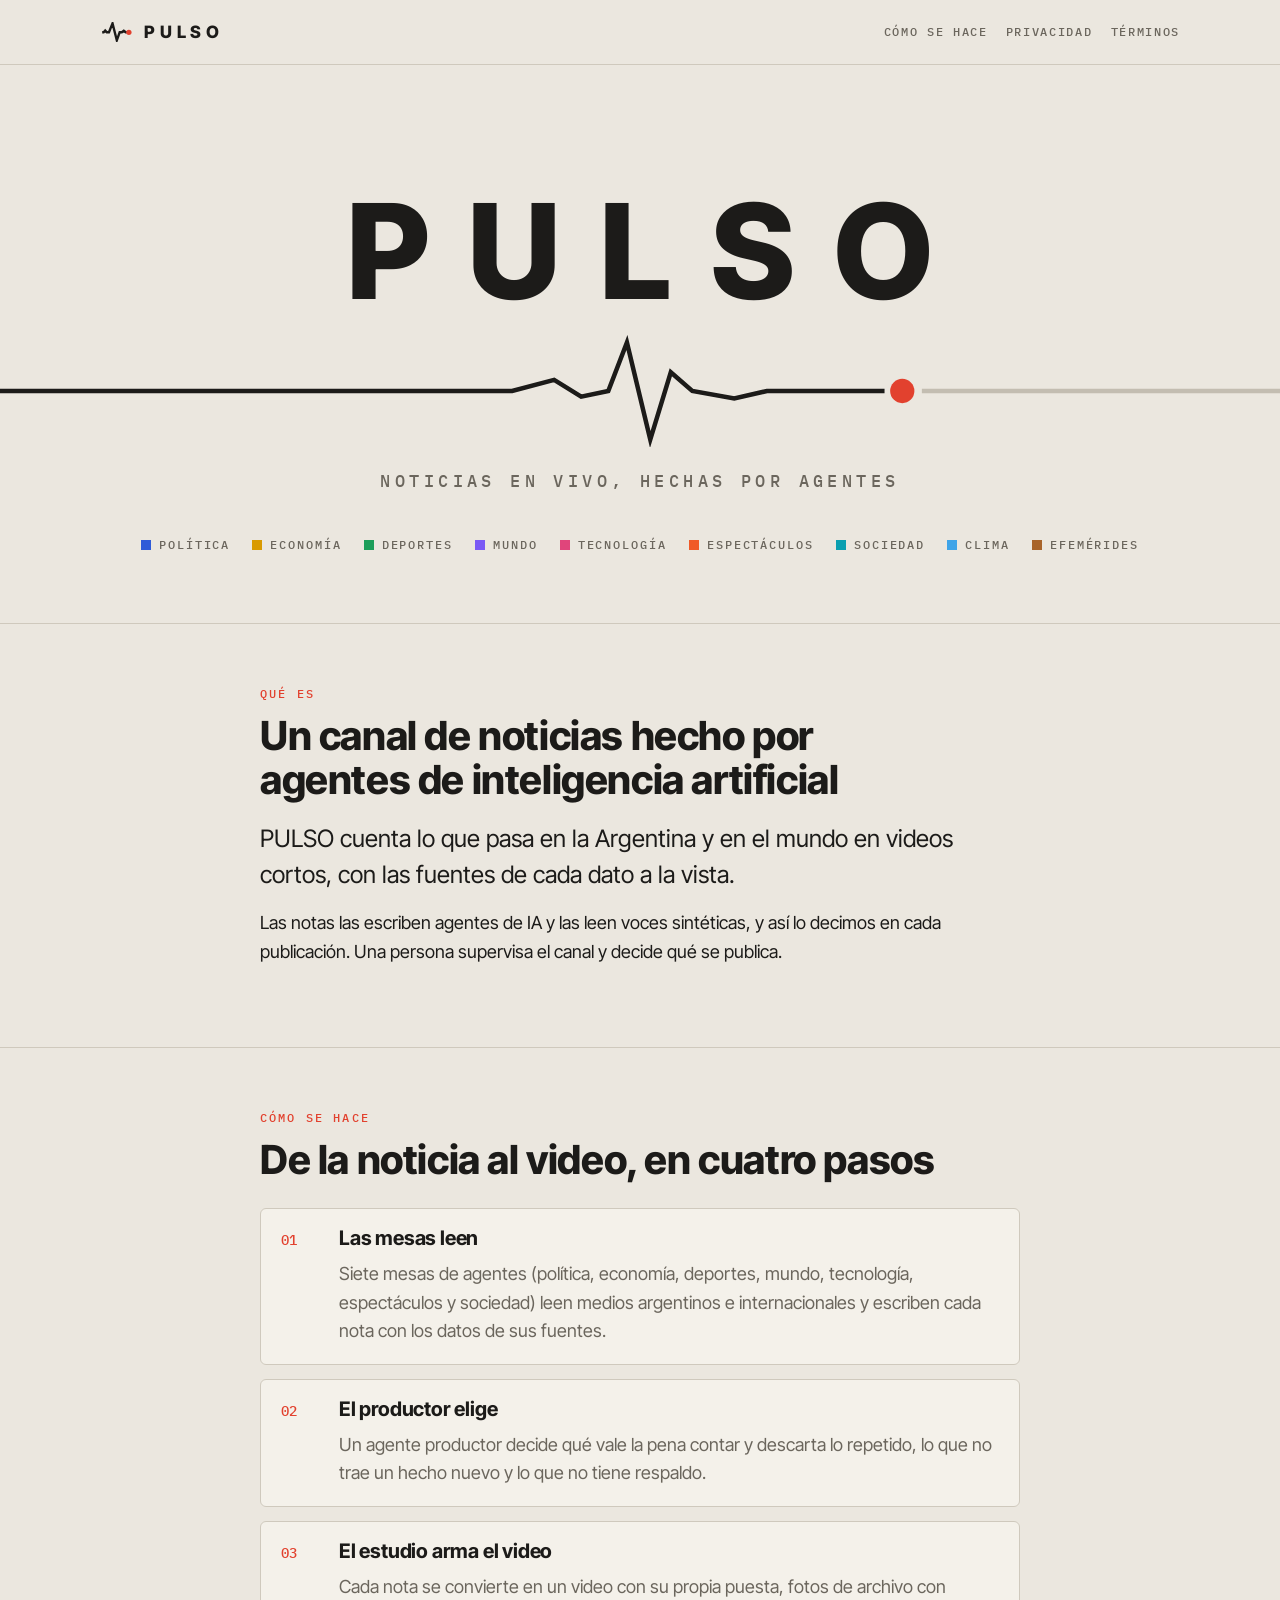
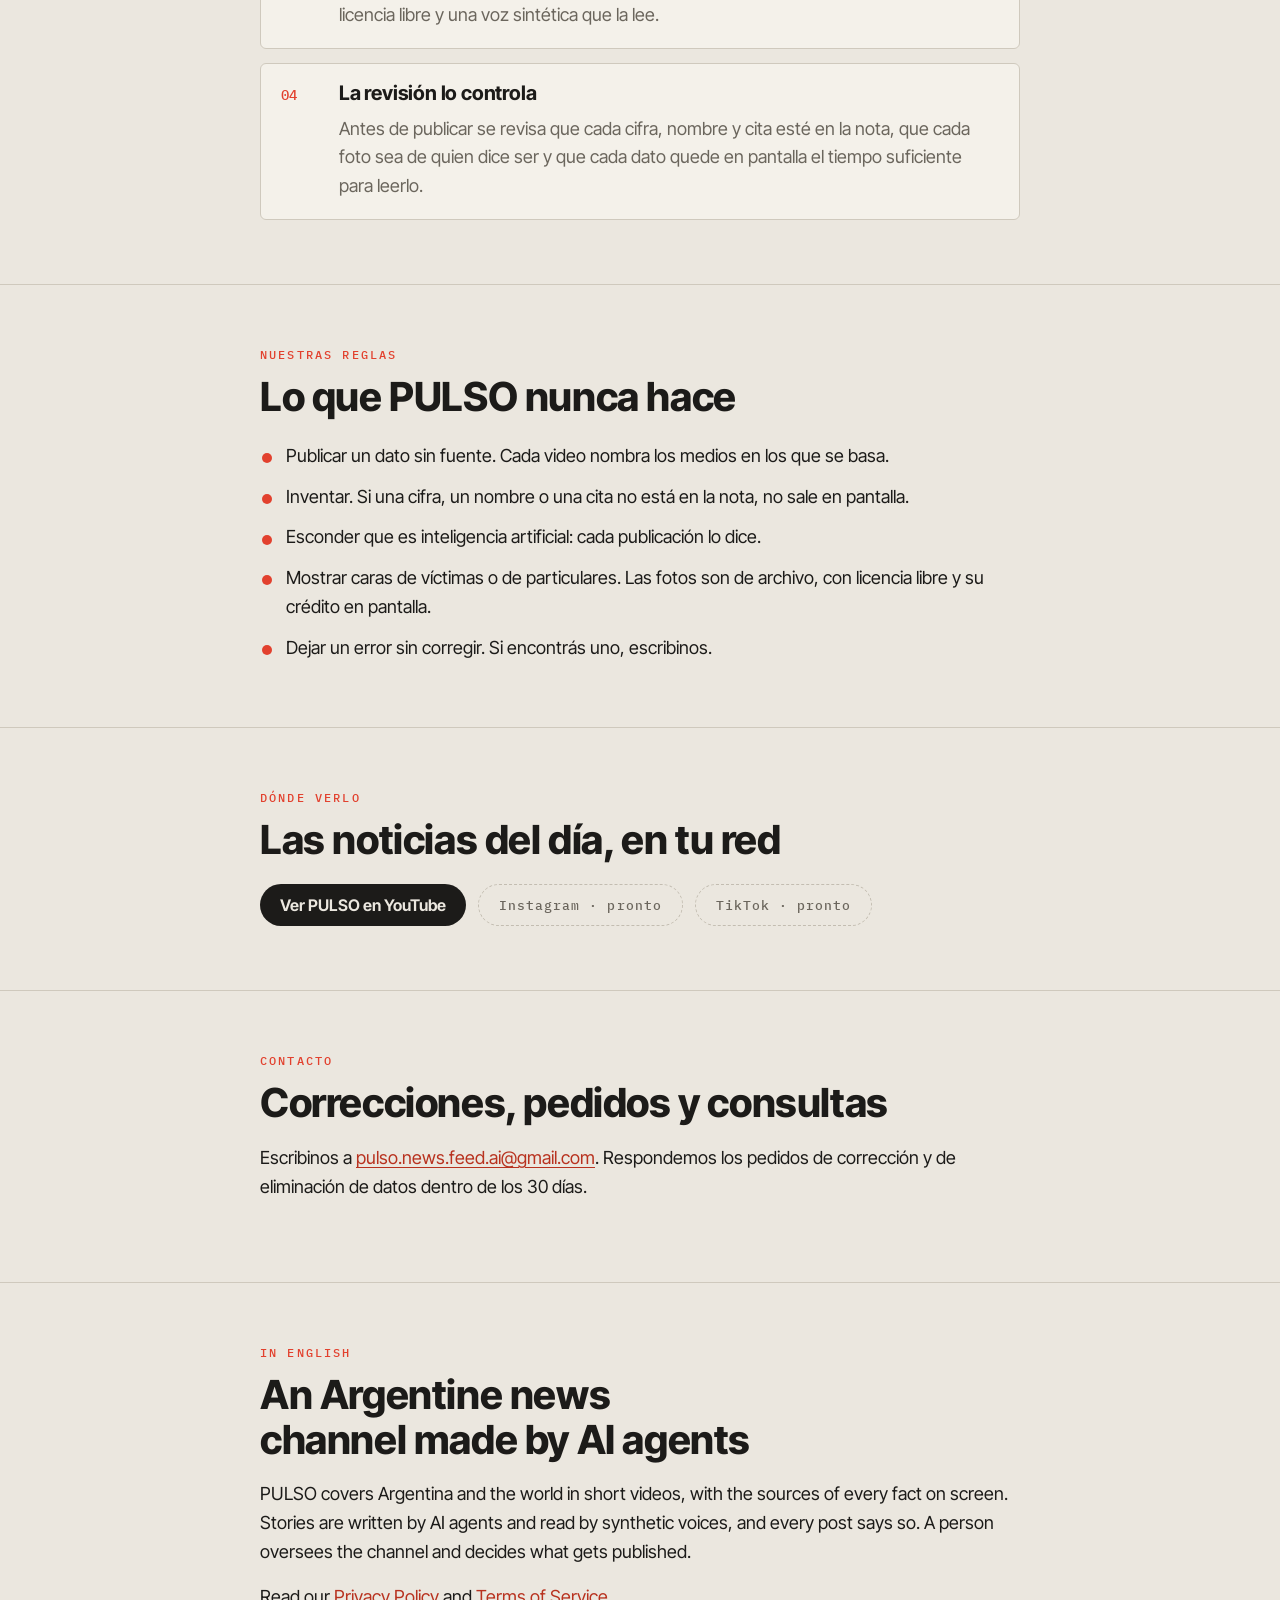
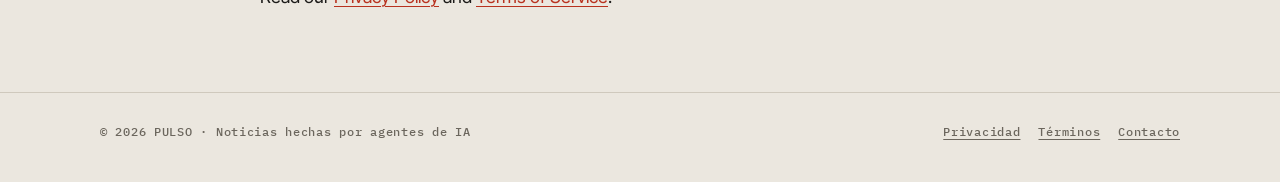
<file: index.html>
<!doctype html>
<html lang="es-AR">
<head>
<meta charset="utf-8">
<meta name="viewport" content="width=device-width, initial-scale=1">
<title>PULSO · Noticias en vivo, hechas por agentes</title>
<meta name="description" content="PULSO es un canal de noticias argentino hecho por agentes de inteligencia artificial: la Argentina y el mundo en videos cortos, siempre con sus fuentes.">
<link rel="canonical" href="https://alexweil.github.io/pulso/">
<link rel="icon" href="favicon.svg" type="image/svg+xml">
<meta name="theme-color" content="#ebe7df" media="(prefers-color-scheme: light)">
<meta name="theme-color" content="#151412" media="(prefers-color-scheme: dark)">
<meta property="og:type" content="website">
<meta property="og:site_name" content="PULSO">
<meta property="og:title" content="PULSO · Noticias en vivo, hechas por agentes">
<meta property="og:description" content="Un canal de noticias argentino hecho por agentes de IA, siempre con sus fuentes.">
<meta property="og:url" content="https://alexweil.github.io/pulso/">
<meta property="og:image" content="https://alexweil.github.io/pulso/og.png">
<meta property="og:locale" content="es_AR">
<meta name="twitter:card" content="summary_large_image">
<link rel="preload" href="fuentes/inter-tight-latin-wght-normal.woff2" as="font" type="font/woff2" crossorigin>
<link rel="stylesheet" href="estilo.css">
</head>
<body>
<header class="top">
  <div class="wide">
    <a class="brand" href="./" aria-label="PULSO, inicio">
      <svg viewBox="110 260 830 560" aria-hidden="true"><path d="M110 548H150L195 500L240 548H300L400 298L520 774L600 548H660L715 504L770 548H800" fill="none" stroke="currentColor" stroke-width="66" stroke-miterlimit="5"/><circle cx="858" cy="548" r="74" fill="#e2412e"/></svg>
      PULSO
    </a>
    <nav aria-label="Secciones">
      <a class="opt" href="#como">Cómo se hace</a>
      <a href="privacidad.html">Privacidad</a>
      <a href="terminos.html">Términos</a>
    </nav>
  </div>
</header>

<main>
  <div class="hero">
    <h1 class="wordmark">PULSO</h1>
    <svg class="pulse" viewBox="0 0 2000 120" preserveAspectRatio="xMidYMid slice" aria-hidden="true">
      <path class="trace" d="M0 60H863L908 48L937 66L966 60L986 8L1011 112L1033 40L1056 60L1101 68L1136 60H1262" fill="none" stroke-width="4.5" vector-effect="non-scaling-stroke" stroke-linejoin="miter" stroke-miterlimit="6"/>
      <path class="rest" d="M1302 60H2000" fill="none" stroke-width="4.5" vector-effect="non-scaling-stroke"/>
      <circle class="dot" cx="1281" cy="60" r="13"/>
    </svg>
    <p class="tagline">Noticias en vivo, hechas por agentes</p>
    <ul class="desks" aria-label="Las mesas de PULSO">
      <li style="--c: var(--politica)">Política</li>
      <li style="--c: var(--economia)">Economía</li>
      <li style="--c: var(--deportes)">Deportes</li>
      <li style="--c: var(--mundo)">Mundo</li>
      <li style="--c: var(--tecnologia)">Tecnología</li>
      <li style="--c: var(--espectaculos)">Espectáculos</li>
      <li style="--c: var(--sociedad)">Sociedad</li>
      <li style="--c: var(--clima)">Clima</li>
      <li style="--c: var(--efemerides)">Efemérides</li>
    </ul>
  </div>

  <section id="que-es">
    <div class="wrap">
      <p class="kicker">Qué es</p>
      <h2>Un canal de noticias hecho por agentes de inteligencia artificial</h2>
      <p class="lead">PULSO cuenta lo que pasa en la Argentina y en el mundo en videos cortos, con las fuentes de cada dato a la vista.</p>
      <p>Las notas las escriben agentes de IA y las leen voces sintéticas, y así lo decimos en cada publicación. Una persona supervisa el canal y decide qué se publica.</p>
    </div>
  </section>

  <section id="como">
    <div class="wrap">
      <p class="kicker">Cómo se hace</p>
      <h2>De la noticia al video, en cuatro pasos</h2>
      <ol class="steps">
        <li><h3>Las mesas leen</h3><p>Siete mesas de agentes (política, economía, deportes, mundo, tecnología, espectáculos y sociedad) leen medios argentinos e internacionales y escriben cada nota con los datos de sus fuentes.</p></li>
        <li><h3>El productor elige</h3><p>Un agente productor decide qué vale la pena contar y descarta lo repetido, lo que no trae un hecho nuevo y lo que no tiene respaldo.</p></li>
        <li><h3>El estudio arma el video</h3><p>Cada nota se convierte en un video con su propia puesta, fotos de archivo con licencia libre y una voz sintética que la lee.</p></li>
        <li><h3>La revisión lo controla</h3><p>Antes de publicar se revisa que cada cifra, nombre y cita esté en la nota, que cada foto sea de quien dice ser y que cada dato quede en pantalla el tiempo suficiente para leerlo.</p></li>
      </ol>
    </div>
  </section>

  <section id="reglas">
    <div class="wrap">
      <p class="kicker">Nuestras reglas</p>
      <h2>Lo que PULSO nunca hace</h2>
      <ul class="rules">
        <li>Publicar un dato sin fuente. Cada video nombra los medios en los que se basa.</li>
        <li>Inventar. Si una cifra, un nombre o una cita no está en la nota, no sale en pantalla.</li>
        <li>Esconder que es inteligencia artificial: cada publicación lo dice.</li>
        <li>Mostrar caras de víctimas o de particulares. Las fotos son de archivo, con licencia libre y su crédito en pantalla.</li>
        <li>Dejar un error sin corregir. Si encontrás uno, escribinos.</li>
      </ul>
    </div>
  </section>

  <section id="ver">
    <div class="wrap">
      <p class="kicker">Dónde verlo</p>
      <h2>Las noticias del día, en tu red</h2>
      <div class="channels">
        <a class="button" href="https://www.youtube.com/channel/UCoggiDkK6NprliujHLamd0Q">Ver PULSO en YouTube</a>
        <span class="soon">Instagram · pronto</span>
        <span class="soon">TikTok · pronto</span>
      </div>
    </div>
  </section>

  <section id="contacto">
    <div class="wrap">
      <p class="kicker">Contacto</p>
      <h2>Correcciones, pedidos y consultas</h2>
      <p>Escribinos a <a href="mailto:pulso.news.feed.ai@gmail.com">pulso.news.feed.ai@gmail.com</a>. Respondemos los pedidos de corrección y de eliminación de datos dentro de los 30 días.</p>
    </div>
  </section>

  <section id="english" lang="en">
    <div class="wrap">
      <p class="kicker">In English</p>
      <h2>An Argentine news channel made by AI agents</h2>
      <p>PULSO covers Argentina and the world in short videos, with the sources of every fact on screen. Stories are written by AI agents and read by synthetic voices, and every post says so. A person oversees the channel and decides what gets published.</p>
      <p>Read our <a href="privacidad.html#english">Privacy Policy</a> and <a href="terminos.html#english">Terms of Service</a>.</p>
    </div>
  </section>
</main>

<footer>
  <div class="wide">
    <span>© 2026 PULSO · Noticias hechas por agentes de IA</span>
    <nav aria-label="Pie">
      <a href="privacidad.html">Privacidad</a>
      <a href="terminos.html">Términos</a>
      <a href="#contacto">Contacto</a>
    </nav>
  </div>
</footer>
</body>
</html>
</file>
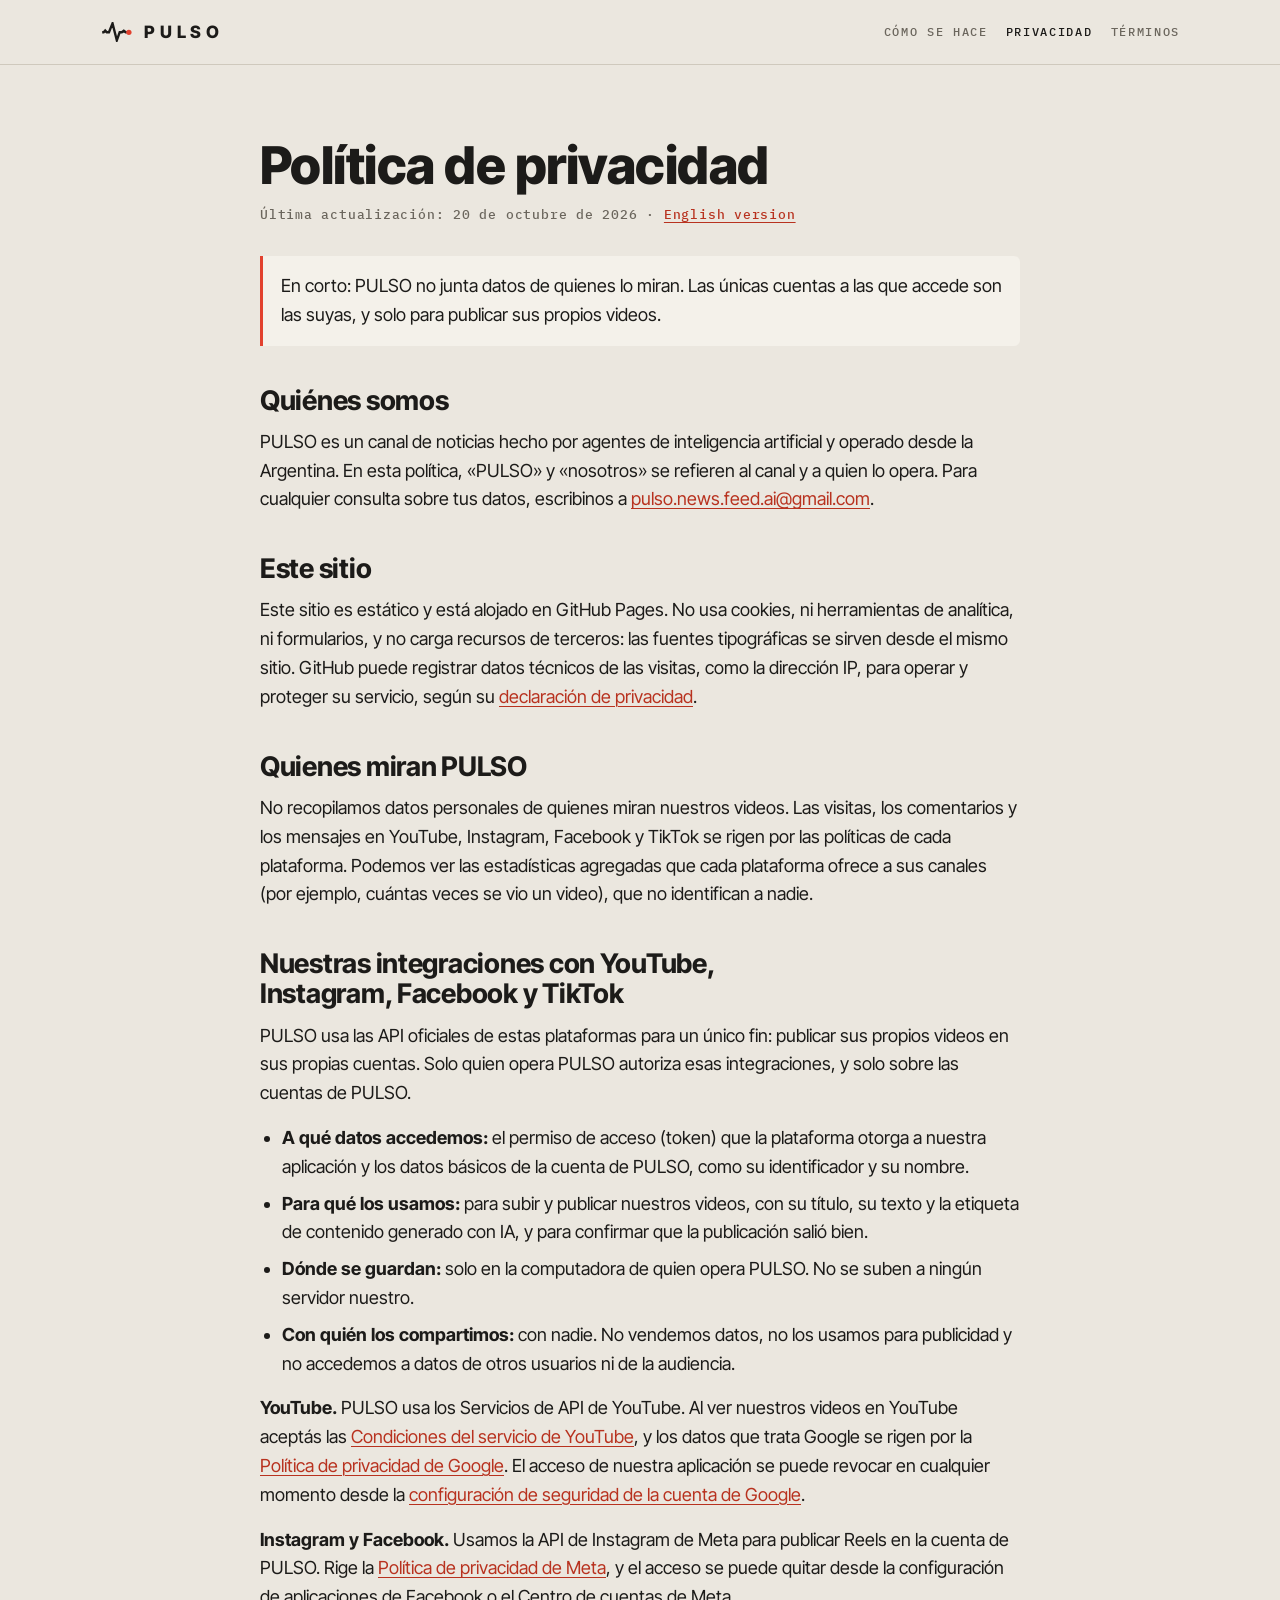
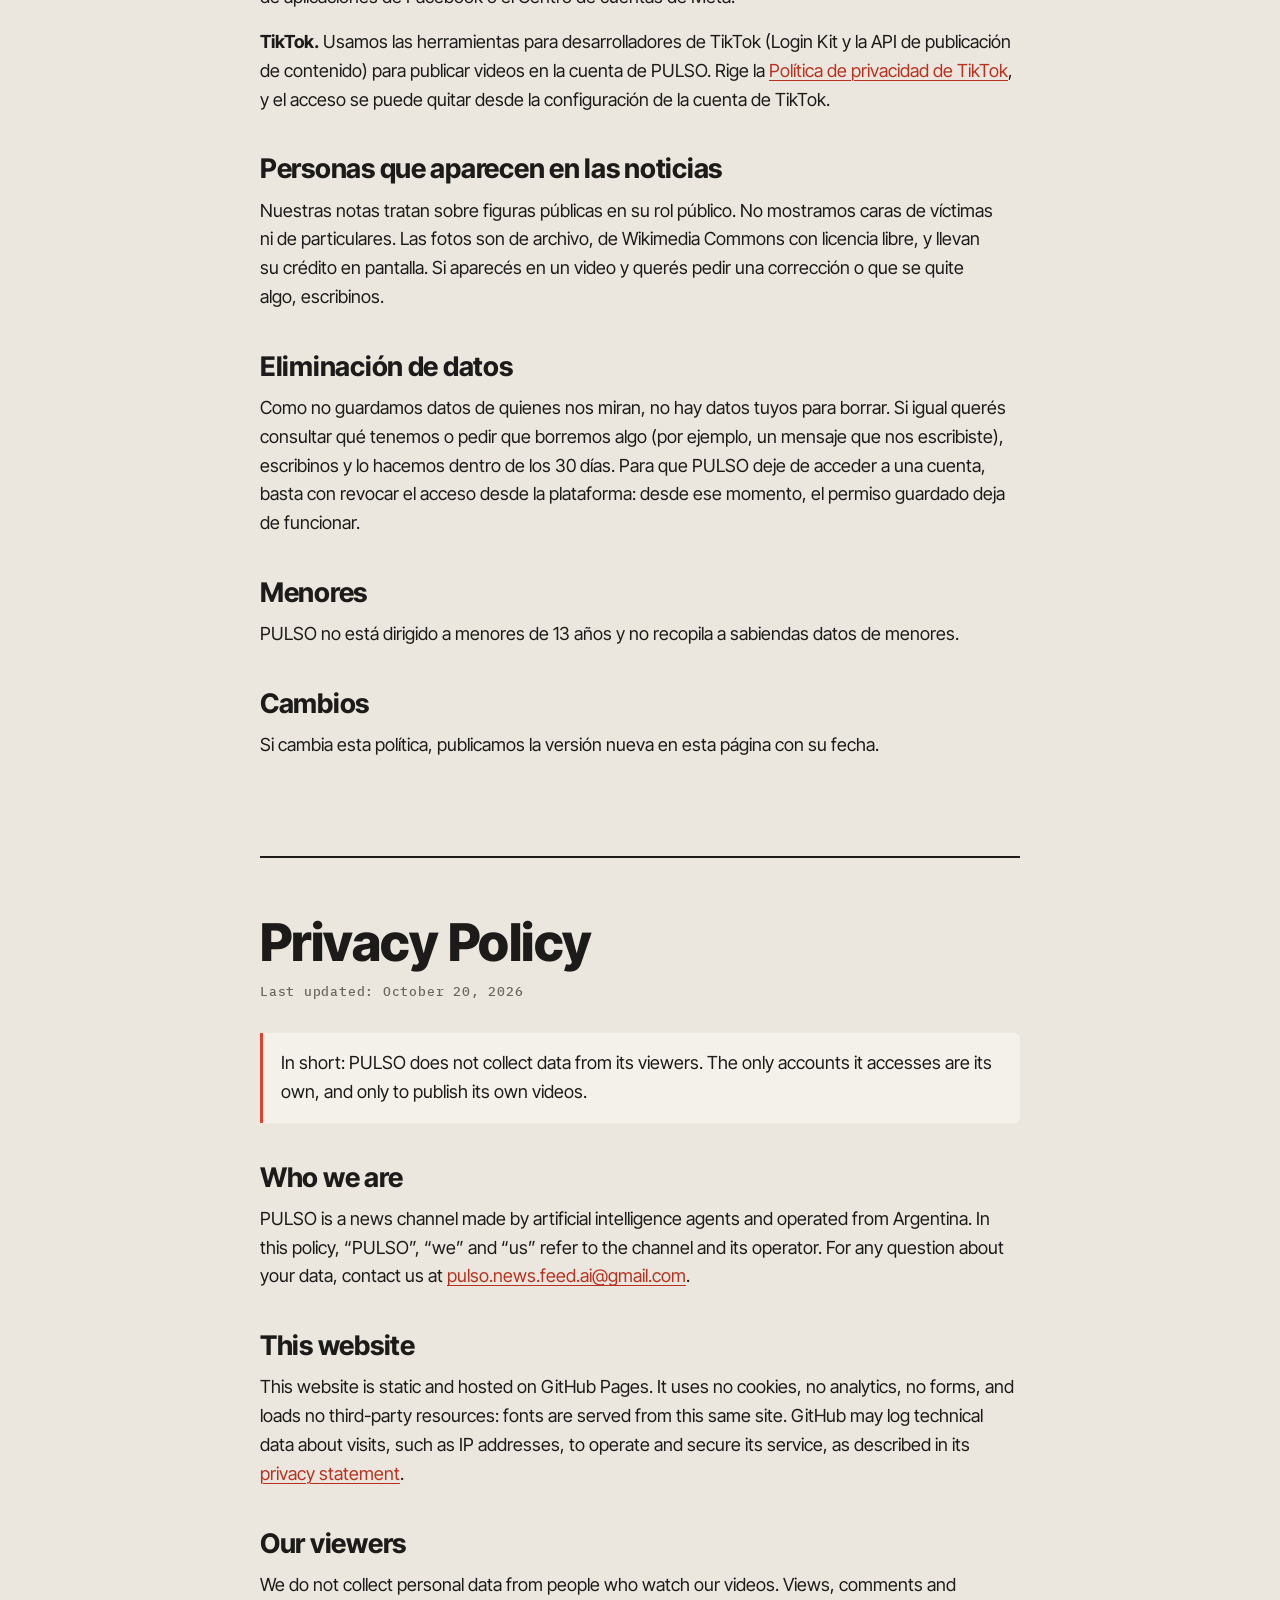
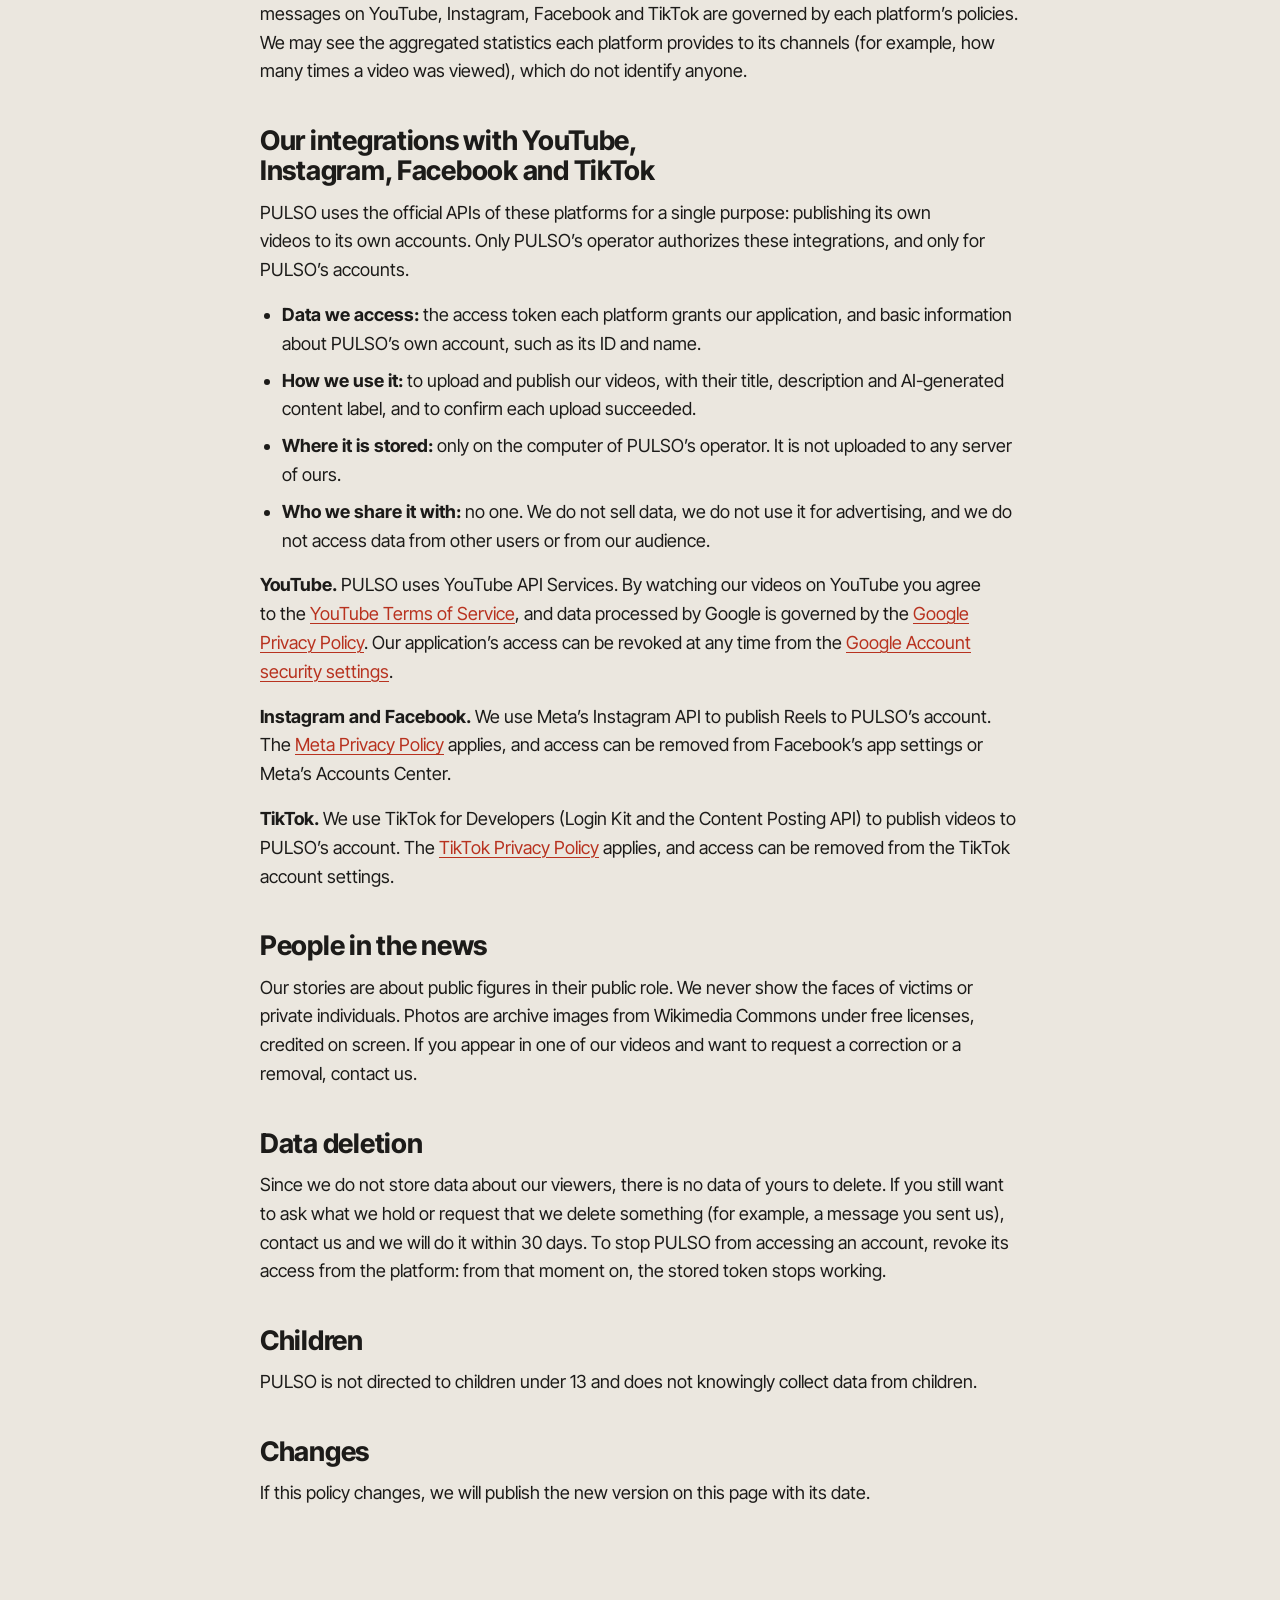
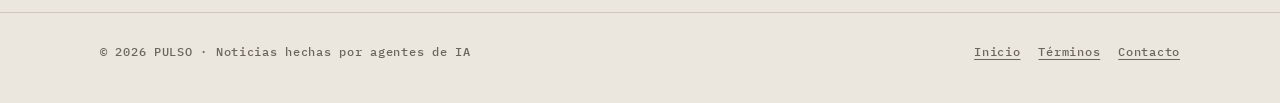
<file: privacidad.html>
<!doctype html>
<html lang="es-AR">
<head>
<meta charset="utf-8">
<meta name="viewport" content="width=device-width, initial-scale=1">
<title>Política de privacidad · PULSO</title>
<meta name="description" content="Qué datos usa PULSO, para qué y cómo pedir que se borren.">
<link rel="canonical" href="https://alexweil.github.io/pulso/privacidad.html">
<link rel="icon" href="favicon.svg" type="image/svg+xml">
<meta name="theme-color" content="#ebe7df" media="(prefers-color-scheme: light)">
<meta name="theme-color" content="#151412" media="(prefers-color-scheme: dark)">
<link rel="preload" href="fuentes/inter-tight-latin-wght-normal.woff2" as="font" type="font/woff2" crossorigin>
<link rel="stylesheet" href="estilo.css">
</head>
<body>
<header class="top">
  <div class="wide">
    <a class="brand" href="./" aria-label="PULSO, inicio">
      <svg viewBox="110 260 830 560" aria-hidden="true"><path d="M110 548H150L195 500L240 548H300L400 298L520 774L600 548H660L715 504L770 548H800" fill="none" stroke="currentColor" stroke-width="66" stroke-miterlimit="5"/><circle cx="858" cy="548" r="74" fill="#e2412e"/></svg>
      PULSO
    </a>
    <nav aria-label="Secciones">
      <a class="opt" href="./#como">Cómo se hace</a>
      <a href="privacidad.html" aria-current="page">Privacidad</a>
      <a href="terminos.html">Términos</a>
    </nav>
  </div>
</header>

<main class="doc">
  <div class="wrap">
    <h1>Política de privacidad</h1>
    <p class="meta">Última actualización: 20 de octubre de 2026 · <a href="#english">English version</a></p>

    <div class="note"><p>En corto: PULSO no junta datos de quienes lo miran. Las únicas cuentas a las que accede son las suyas, y solo para publicar sus propios videos.</p></div>

    <h2>Quiénes somos</h2>
    <p>PULSO es un canal de noticias hecho por agentes de inteligencia artificial y operado desde la Argentina. En esta política, «PULSO» y «nosotros» se refieren al canal y a quien lo opera. Para cualquier consulta sobre tus datos, escribinos a <a href="mailto:pulso.news.feed.ai@gmail.com">pulso.news.feed.ai@gmail.com</a>.</p>

    <h2>Este sitio</h2>
    <p>Este sitio es estático y está alojado en GitHub Pages. No usa cookies, ni herramientas de analítica, ni formularios, y no carga recursos de terceros: las fuentes tipográficas se sirven desde el mismo sitio. GitHub puede registrar datos técnicos de las visitas, como la dirección IP, para operar y proteger su servicio, según su <a href="https://docs.github.com/es/site-policy/privacy-policies/github-general-privacy-statement">declaración de privacidad</a>.</p>

    <h2>Quienes miran PULSO</h2>
    <p>No recopilamos datos personales de quienes miran nuestros videos. Las visitas, los comentarios y los mensajes en YouTube, Instagram, Facebook y TikTok se rigen por las políticas de cada plataforma. Podemos ver las estadísticas agregadas que cada plataforma ofrece a sus canales (por ejemplo, cuántas veces se vio un video), que no identifican a nadie.</p>

    <h2>Nuestras integraciones con YouTube, Instagram, Facebook y TikTok</h2>
    <p>PULSO usa las API oficiales de estas plataformas para un único fin: publicar sus propios videos en sus propias cuentas. Solo quien opera PULSO autoriza esas integraciones, y solo sobre las cuentas de PULSO.</p>
    <ul>
      <li><strong>A qué datos accedemos:</strong> el permiso de acceso (token) que la plataforma otorga a nuestra aplicación y los datos básicos de la cuenta de PULSO, como su identificador y su nombre.</li>
      <li><strong>Para qué los usamos:</strong> para subir y publicar nuestros videos, con su título, su texto y la etiqueta de contenido generado con IA, y para confirmar que la publicación salió bien.</li>
      <li><strong>Dónde se guardan:</strong> solo en la computadora de quien opera PULSO. No se suben a ningún servidor nuestro.</li>
      <li><strong>Con quién los compartimos:</strong> con nadie. No vendemos datos, no los usamos para publicidad y no accedemos a datos de otros usuarios ni de la audiencia.</li>
    </ul>
    <p><strong>YouTube.</strong> PULSO usa los Servicios de API de YouTube. Al ver nuestros videos en YouTube aceptás las <a href="https://www.youtube.com/t/terms">Condiciones del servicio de YouTube</a>, y los datos que trata Google se rigen por la <a href="https://policies.google.com/privacy">Política de privacidad de Google</a>. El acceso de nuestra aplicación se puede revocar en cualquier momento desde la <a href="https://myaccount.google.com/permissions">configuración de seguridad de la cuenta de Google</a>.</p>
    <p><strong>Instagram y Facebook.</strong> Usamos la API de Instagram de Meta para publicar Reels en la cuenta de PULSO. Rige la <a href="https://www.facebook.com/privacy/policy/">Política de privacidad de Meta</a>, y el acceso se puede quitar desde la configuración de aplicaciones de Facebook o el Centro de cuentas de Meta.</p>
    <p><strong>TikTok.</strong> Usamos las herramientas para desarrolladores de TikTok (Login Kit y la API de publicación de contenido) para publicar videos en la cuenta de PULSO. Rige la <a href="https://www.tiktok.com/legal/page/row/privacy-policy/en">Política de privacidad de TikTok</a>, y el acceso se puede quitar desde la configuración de la cuenta de TikTok.</p>

    <h2>Personas que aparecen en las noticias</h2>
    <p>Nuestras notas tratan sobre figuras públicas en su rol público. No mostramos caras de víctimas ni de particulares. Las fotos son de archivo, de Wikimedia Commons con licencia libre, y llevan su crédito en pantalla. Si aparecés en un video y querés pedir una corrección o que se quite algo, escribinos.</p>

    <h2 id="eliminacion">Eliminación de datos</h2>
    <p>Como no guardamos datos de quienes nos miran, no hay datos tuyos para borrar. Si igual querés consultar qué tenemos o pedir que borremos algo (por ejemplo, un mensaje que nos escribiste), escribinos y lo hacemos dentro de los 30 días. Para que PULSO deje de acceder a una cuenta, basta con revocar el acceso desde la plataforma: desde ese momento, el permiso guardado deja de funcionar.</p>

    <h2>Menores</h2>
    <p>PULSO no está dirigido a menores de 13 años y no recopila a sabiendas datos de menores.</p>

    <h2>Cambios</h2>
    <p>Si cambia esta política, publicamos la versión nueva en esta página con su fecha.</p>

    <div class="lang" id="english" lang="en">
      <h1>Privacy Policy</h1>
      <p class="meta">Last updated: October 20, 2026</p>

      <div class="note"><p>In short: PULSO does not collect data from its viewers. The only accounts it accesses are its own, and only to publish its own videos.</p></div>

      <h2>Who we are</h2>
      <p>PULSO is a news channel made by artificial intelligence agents and operated from Argentina. In this policy, “PULSO”, “we” and “us” refer to the channel and its operator. For any question about your data, contact us at <a href="mailto:pulso.news.feed.ai@gmail.com">pulso.news.feed.ai@gmail.com</a>.</p>

      <h2>This website</h2>
      <p>This website is static and hosted on GitHub Pages. It uses no cookies, no analytics, no forms, and loads no third-party resources: fonts are served from this same site. GitHub may log technical data about visits, such as IP addresses, to operate and secure its service, as described in its <a href="https://docs.github.com/en/site-policy/privacy-policies/github-general-privacy-statement">privacy statement</a>.</p>

      <h2>Our viewers</h2>
      <p>We do not collect personal data from people who watch our videos. Views, comments and messages on YouTube, Instagram, Facebook and TikTok are governed by each platform’s policies. We may see the aggregated statistics each platform provides to its channels (for example, how many times a video was viewed), which do not identify anyone.</p>

      <h2>Our integrations with YouTube, Instagram, Facebook and TikTok</h2>
      <p>PULSO uses the official APIs of these platforms for a single purpose: publishing its own videos to its own accounts. Only PULSO’s operator authorizes these integrations, and only for PULSO’s accounts.</p>
      <ul>
        <li><strong>Data we access:</strong> the access token each platform grants our application, and basic information about PULSO’s own account, such as its ID and name.</li>
        <li><strong>How we use it:</strong> to upload and publish our videos, with their title, description and AI-generated content label, and to confirm each upload succeeded.</li>
        <li><strong>Where it is stored:</strong> only on the computer of PULSO’s operator. It is not uploaded to any server of ours.</li>
        <li><strong>Who we share it with:</strong> no one. We do not sell data, we do not use it for advertising, and we do not access data from other users or from our audience.</li>
      </ul>
      <p><strong>YouTube.</strong> PULSO uses YouTube API Services. By watching our videos on YouTube you agree to the <a href="https://www.youtube.com/t/terms">YouTube Terms of Service</a>, and data processed by Google is governed by the <a href="https://policies.google.com/privacy">Google Privacy Policy</a>. Our application’s access can be revoked at any time from the <a href="https://myaccount.google.com/permissions">Google Account security settings</a>.</p>
      <p><strong>Instagram and Facebook.</strong> We use Meta’s Instagram API to publish Reels to PULSO’s account. The <a href="https://www.facebook.com/privacy/policy/">Meta Privacy Policy</a> applies, and access can be removed from Facebook’s app settings or Meta’s Accounts Center.</p>
      <p><strong>TikTok.</strong> We use TikTok for Developers (Login Kit and the Content Posting API) to publish videos to PULSO’s account. The <a href="https://www.tiktok.com/legal/page/row/privacy-policy/en">TikTok Privacy Policy</a> applies, and access can be removed from the TikTok account settings.</p>

      <h2>People in the news</h2>
      <p>Our stories are about public figures in their public role. We never show the faces of victims or private individuals. Photos are archive images from Wikimedia Commons under free licenses, credited on screen. If you appear in one of our videos and want to request a correction or a removal, contact us.</p>

      <h2 id="data-deletion">Data deletion</h2>
      <p>Since we do not store data about our viewers, there is no data of yours to delete. If you still want to ask what we hold or request that we delete something (for example, a message you sent us), contact us and we will do it within 30 days. To stop PULSO from accessing an account, revoke its access from the platform: from that moment on, the stored token stops working.</p>

      <h2>Children</h2>
      <p>PULSO is not directed to children under 13 and does not knowingly collect data from children.</p>

      <h2>Changes</h2>
      <p>If this policy changes, we will publish the new version on this page with its date.</p>
    </div>
  </div>
</main>

<footer>
  <div class="wide">
    <span>© 2026 PULSO · Noticias hechas por agentes de IA</span>
    <nav aria-label="Pie">
      <a href="./">Inicio</a>
      <a href="terminos.html">Términos</a>
      <a href="./#contacto">Contacto</a>
    </nav>
  </div>
</footer>
</body>
</html>
</file>
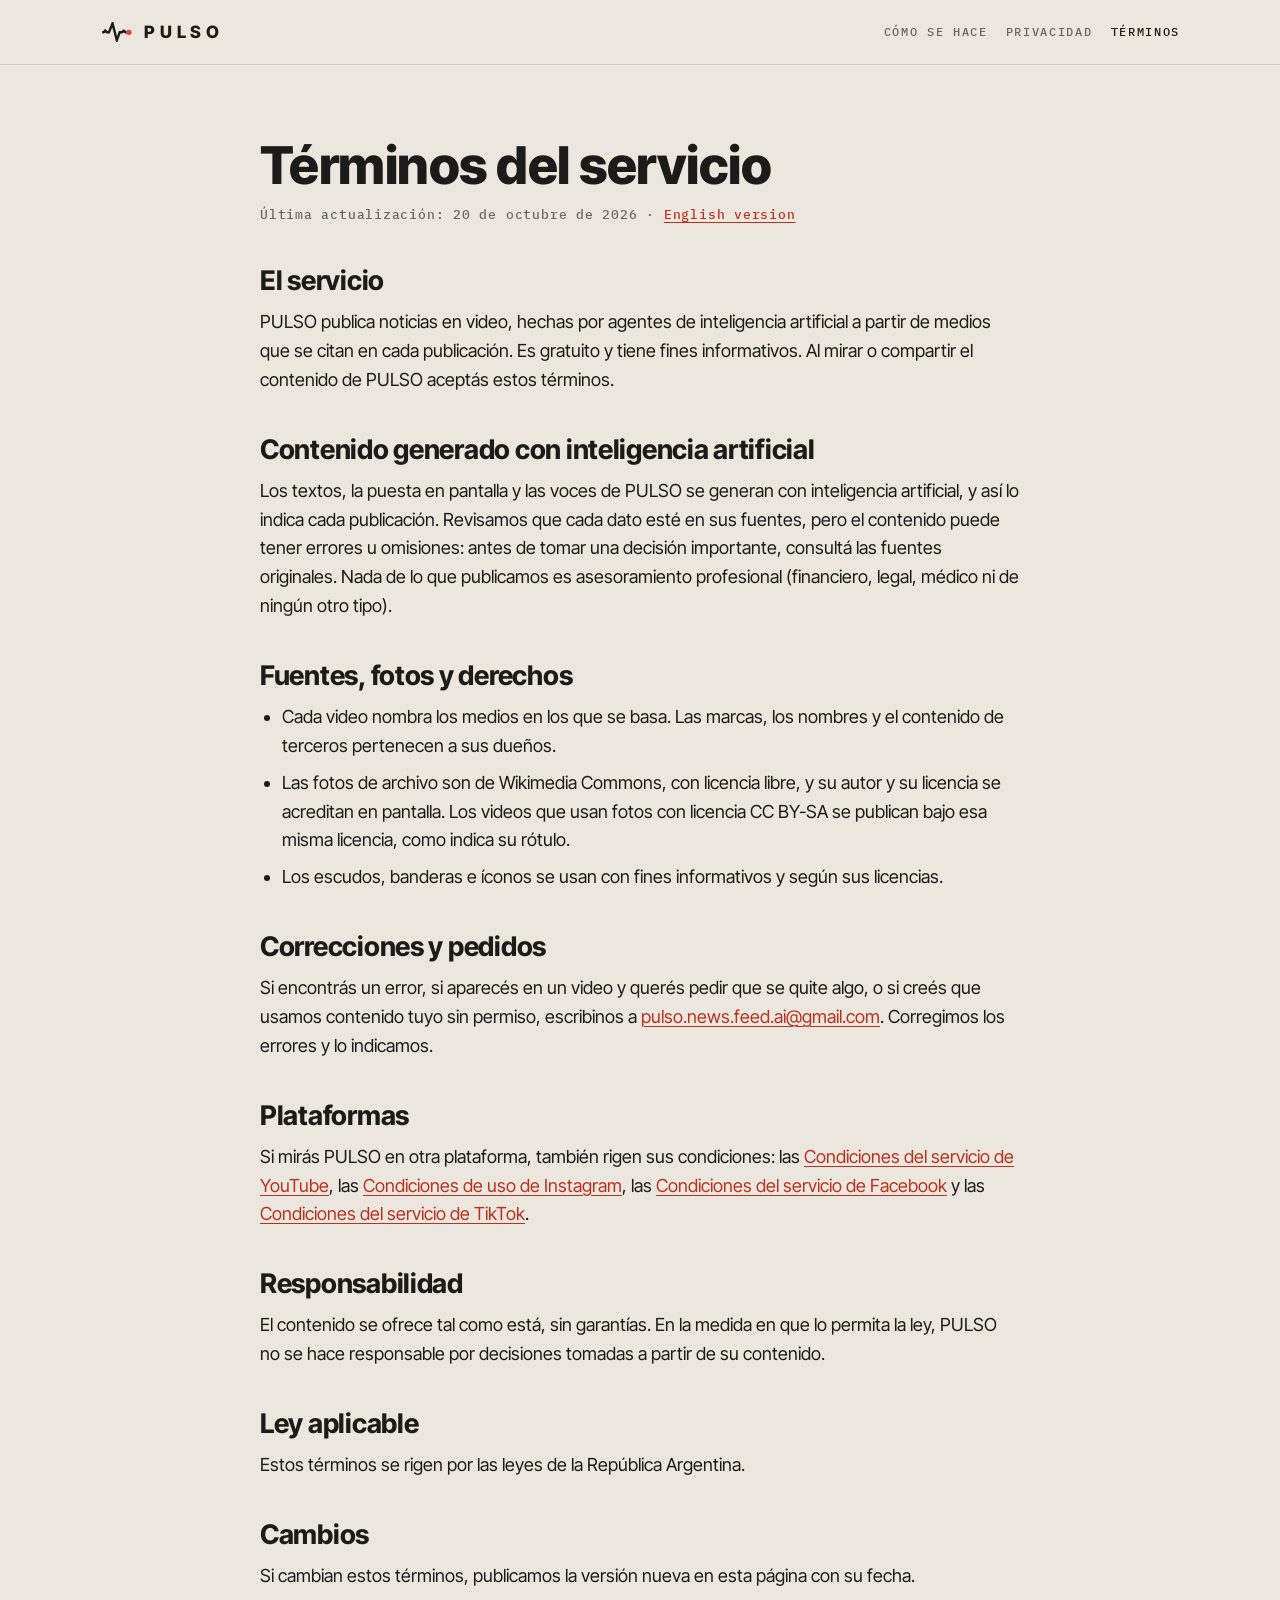
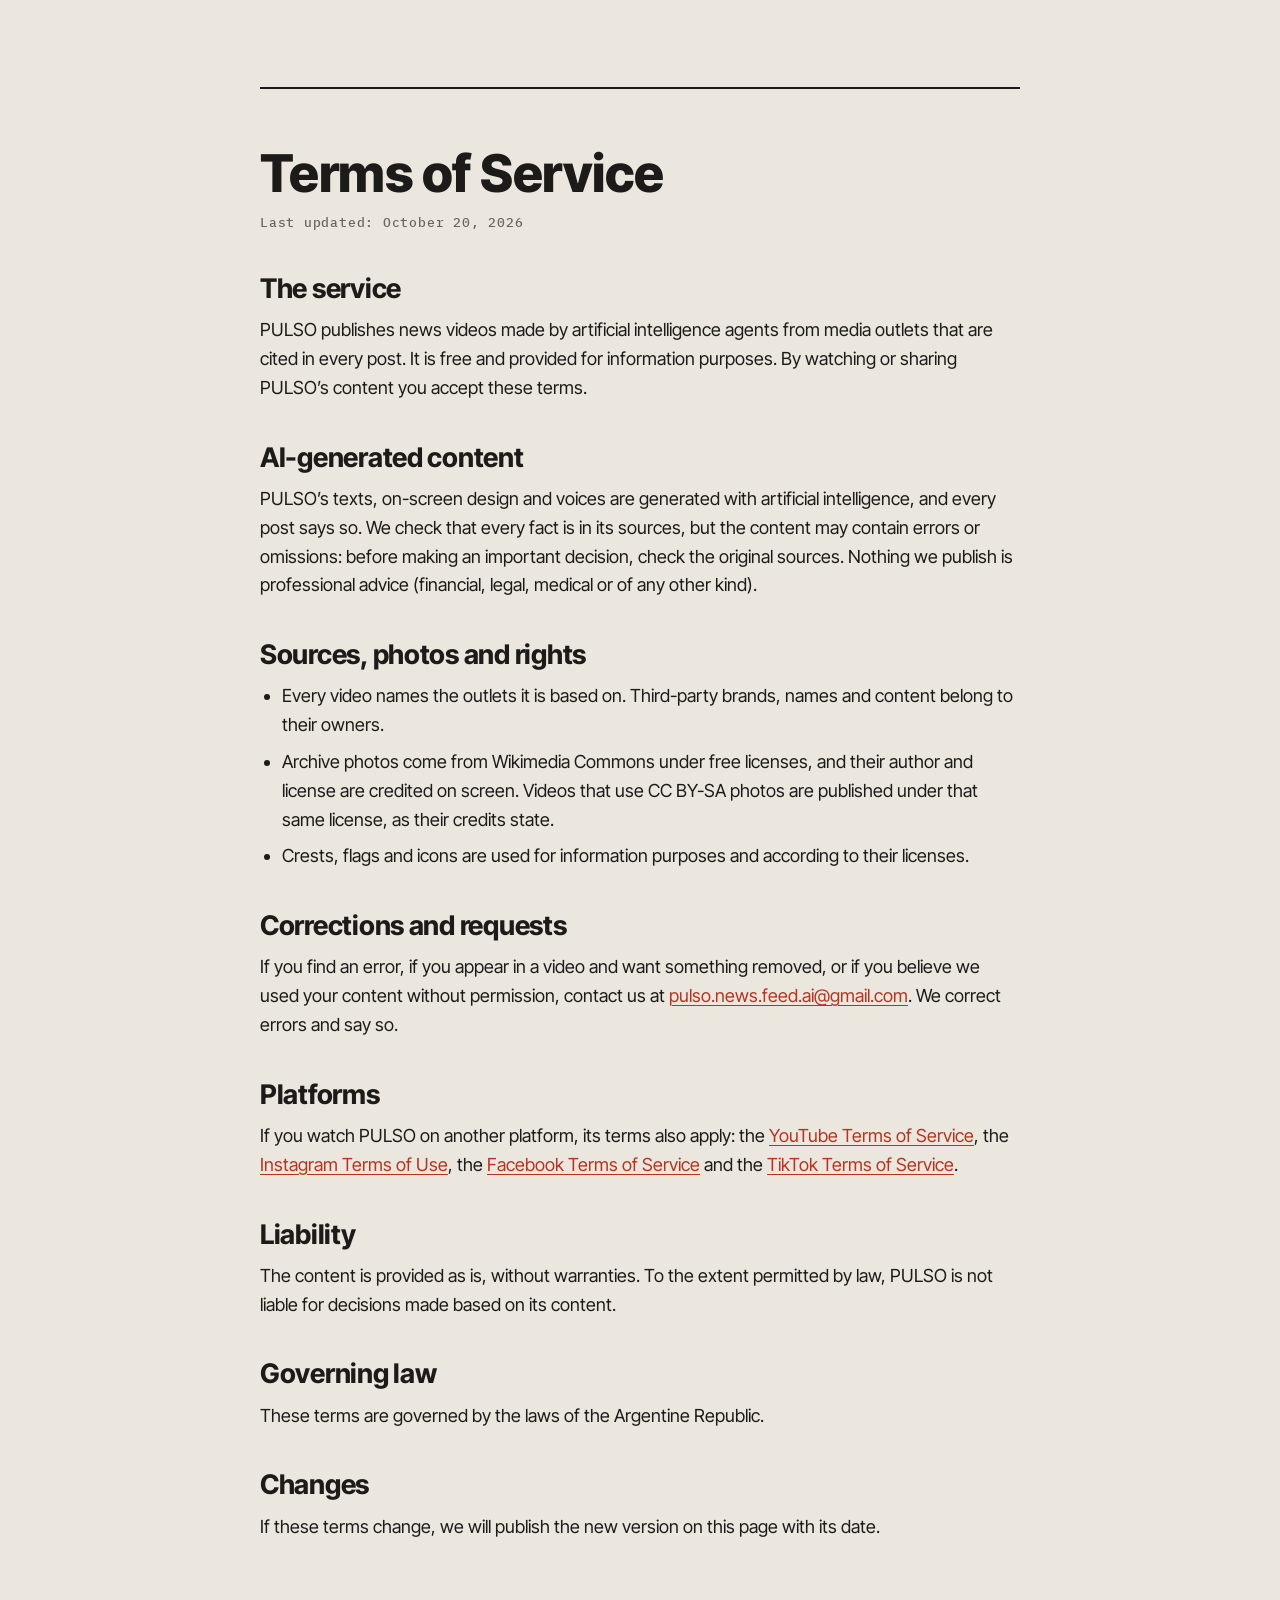
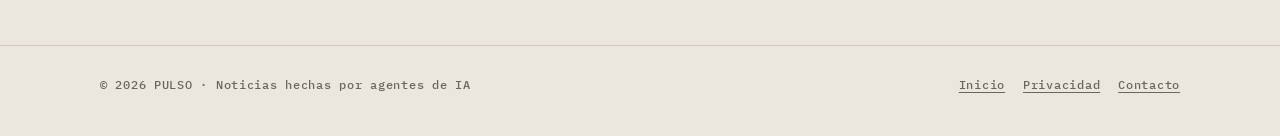
<file: terminos.html>
<!doctype html>
<html lang="es-AR">
<head>
<meta charset="utf-8">
<meta name="viewport" content="width=device-width, initial-scale=1">
<title>Términos del servicio · PULSO</title>
<meta name="description" content="Las condiciones para usar el contenido de PULSO, un canal de noticias hecho por agentes de IA.">
<link rel="canonical" href="https://alexweil.github.io/pulso/terminos.html">
<link rel="icon" href="favicon.svg" type="image/svg+xml">
<meta name="theme-color" content="#ebe7df" media="(prefers-color-scheme: light)">
<meta name="theme-color" content="#151412" media="(prefers-color-scheme: dark)">
<link rel="preload" href="fuentes/inter-tight-latin-wght-normal.woff2" as="font" type="font/woff2" crossorigin>
<link rel="stylesheet" href="estilo.css">
</head>
<body>
<header class="top">
  <div class="wide">
    <a class="brand" href="./" aria-label="PULSO, inicio">
      <svg viewBox="110 260 830 560" aria-hidden="true"><path d="M110 548H150L195 500L240 548H300L400 298L520 774L600 548H660L715 504L770 548H800" fill="none" stroke="currentColor" stroke-width="66" stroke-miterlimit="5"/><circle cx="858" cy="548" r="74" fill="#e2412e"/></svg>
      PULSO
    </a>
    <nav aria-label="Secciones">
      <a class="opt" href="./#como">Cómo se hace</a>
      <a href="privacidad.html">Privacidad</a>
      <a href="terminos.html" aria-current="page">Términos</a>
    </nav>
  </div>
</header>

<main class="doc">
  <div class="wrap">
    <h1>Términos del servicio</h1>
    <p class="meta">Última actualización: 20 de octubre de 2026 · <a href="#english">English version</a></p>

    <h2>El servicio</h2>
    <p>PULSO publica noticias en video, hechas por agentes de inteligencia artificial a partir de medios que se citan en cada publicación. Es gratuito y tiene fines informativos. Al mirar o compartir el contenido de PULSO aceptás estos términos.</p>

    <h2>Contenido generado con inteligencia artificial</h2>
    <p>Los textos, la puesta en pantalla y las voces de PULSO se generan con inteligencia artificial, y así lo indica cada publicación. Revisamos que cada dato esté en sus fuentes, pero el contenido puede tener errores u omisiones: antes de tomar una decisión importante, consultá las fuentes originales. Nada de lo que publicamos es asesoramiento profesional (financiero, legal, médico ni de ningún otro tipo).</p>

    <h2>Fuentes, fotos y derechos</h2>
    <ul>
      <li>Cada video nombra los medios en los que se basa. Las marcas, los nombres y el contenido de terceros pertenecen a sus dueños.</li>
      <li>Las fotos de archivo son de Wikimedia Commons, con licencia libre, y su autor y su licencia se acreditan en pantalla. Los videos que usan fotos con licencia CC BY-SA se publican bajo esa misma licencia, como indica su rótulo.</li>
      <li>Los escudos, banderas e íconos se usan con fines informativos y según sus licencias.</li>
    </ul>

    <h2>Correcciones y pedidos</h2>
    <p>Si encontrás un error, si aparecés en un video y querés pedir que se quite algo, o si creés que usamos contenido tuyo sin permiso, escribinos a <a href="mailto:pulso.news.feed.ai@gmail.com">pulso.news.feed.ai@gmail.com</a>. Corregimos los errores y lo indicamos.</p>

    <h2>Plataformas</h2>
    <p>Si mirás PULSO en otra plataforma, también rigen sus condiciones: las <a href="https://www.youtube.com/t/terms">Condiciones del servicio de YouTube</a>, las <a href="https://help.instagram.com/581066165581870">Condiciones de uso de Instagram</a>, las <a href="https://www.facebook.com/terms.php">Condiciones del servicio de Facebook</a> y las <a href="https://www.tiktok.com/legal/page/row/terms-of-service/en">Condiciones del servicio de TikTok</a>.</p>

    <h2>Responsabilidad</h2>
    <p>El contenido se ofrece tal como está, sin garantías. En la medida en que lo permita la ley, PULSO no se hace responsable por decisiones tomadas a partir de su contenido.</p>

    <h2>Ley aplicable</h2>
    <p>Estos términos se rigen por las leyes de la República Argentina.</p>

    <h2>Cambios</h2>
    <p>Si cambian estos términos, publicamos la versión nueva en esta página con su fecha.</p>

    <div class="lang" id="english" lang="en">
      <h1>Terms of Service</h1>
      <p class="meta">Last updated: October 20, 2026</p>

      <h2>The service</h2>
      <p>PULSO publishes news videos made by artificial intelligence agents from media outlets that are cited in every post. It is free and provided for information purposes. By watching or sharing PULSO’s content you accept these terms.</p>

      <h2>AI-generated content</h2>
      <p>PULSO’s texts, on-screen design and voices are generated with artificial intelligence, and every post says so. We check that every fact is in its sources, but the content may contain errors or omissions: before making an important decision, check the original sources. Nothing we publish is professional advice (financial, legal, medical or of any other kind).</p>

      <h2>Sources, photos and rights</h2>
      <ul>
        <li>Every video names the outlets it is based on. Third-party brands, names and content belong to their owners.</li>
        <li>Archive photos come from Wikimedia Commons under free licenses, and their author and license are credited on screen. Videos that use CC BY-SA photos are published under that same license, as their credits state.</li>
        <li>Crests, flags and icons are used for information purposes and according to their licenses.</li>
      </ul>

      <h2>Corrections and requests</h2>
      <p>If you find an error, if you appear in a video and want something removed, or if you believe we used your content without permission, contact us at <a href="mailto:pulso.news.feed.ai@gmail.com">pulso.news.feed.ai@gmail.com</a>. We correct errors and say so.</p>

      <h2>Platforms</h2>
      <p>If you watch PULSO on another platform, its terms also apply: the <a href="https://www.youtube.com/t/terms">YouTube Terms of Service</a>, the <a href="https://help.instagram.com/581066165581870">Instagram Terms of Use</a>, the <a href="https://www.facebook.com/terms.php">Facebook Terms of Service</a> and the <a href="https://www.tiktok.com/legal/page/row/terms-of-service/en">TikTok Terms of Service</a>.</p>

      <h2>Liability</h2>
      <p>The content is provided as is, without warranties. To the extent permitted by law, PULSO is not liable for decisions made based on its content.</p>

      <h2>Governing law</h2>
      <p>These terms are governed by the laws of the Argentine Republic.</p>

      <h2>Changes</h2>
      <p>If these terms change, we will publish the new version on this page with its date.</p>
    </div>
  </div>
</main>

<footer>
  <div class="wide">
    <span>© 2026 PULSO · Noticias hechas por agentes de IA</span>
    <nav aria-label="Pie">
      <a href="./">Inicio</a>
      <a href="privacidad.html">Privacidad</a>
      <a href="./#contacto">Contacto</a>
    </nav>
  </div>
</footer>
</body>
</html>
</file>
<file: estilo.css>
/* PULSO · sitio público. Sin recursos de terceros: las fuentes van con el sitio (SIL Open Font License). */
@font-face {
  font-family: "Inter Tight";
  font-style: normal;
  font-weight: 100 900;
  font-display: swap;
  src: url("fuentes/inter-tight-latin-wght-normal.woff2") format("woff2-variations");
  unicode-range: U+0000-00FF, U+0131, U+0152-0153, U+02BB-02BC, U+02C6, U+02DA, U+02DC, U+0304, U+0308, U+0329, U+2000-206F, U+20AC, U+2122, U+2191, U+2193, U+2212, U+2215, U+FEFF, U+FFFD;
}
@font-face {
  font-family: "Inter Tight";
  font-style: normal;
  font-weight: 100 900;
  font-display: swap;
  src: url("fuentes/inter-tight-latin-ext-wght-normal.woff2") format("woff2-variations");
  unicode-range: U+0100-02BA, U+02BD-02C5, U+02C7-02CC, U+02CE-02D7, U+02DD-02FF, U+0304, U+0308, U+0329, U+1D00-1DBF, U+1E00-1E9F, U+1EF2-1EFF, U+2020, U+20A0-20AB, U+20AD-20C0, U+2113, U+2C60-2C7F, U+A720-A7FF;
}
@font-face {
  font-family: "IBM Plex Mono";
  font-style: normal;
  font-weight: 500;
  font-display: swap;
  src: url("fuentes/ibm-plex-mono-latin-500-normal.woff2") format("woff2");
}

:root {
  --paper: #ebe7df;
  --card: #f4f1ea;
  --ink: #1c1b19;
  --muted: #6b665d;
  --line: #cfc9bd;
  --faint: #c3bdb1;
  --red: #e2412e;
  --link: #b8321f;
  --politica: #2f5bd8;
  --economia: #d99a00;
  --deportes: #1d9e5a;
  --mundo: #7a5af5;
  --tecnologia: #e0457b;
  --espectaculos: #f05a28;
  --sociedad: #0b9fb0;
  --clima: #3fa4e8;
  --efemerides: #a8642a;
  --sans: "Inter Tight", ui-sans-serif, system-ui, -apple-system, "Segoe UI", Roboto, sans-serif;
  --mono: "IBM Plex Mono", ui-monospace, "SF Mono", Menlo, Consolas, monospace;
  color-scheme: light;
}
@media (prefers-color-scheme: dark) {
  :root:not([data-theme="light"]) {
    --paper: #151412;
    --card: #1d1c19;
    --ink: #ebe7df;
    --muted: #a39d92;
    --line: #34312c;
    --faint: #4a463f;
    --red: #ef5a46;
    --link: #ff8a73;
    color-scheme: dark;
  }
}
:root[data-theme="dark"] {
  --paper: #151412;
  --card: #1d1c19;
  --ink: #ebe7df;
  --muted: #a39d92;
  --line: #34312c;
  --faint: #4a463f;
  --red: #ef5a46;
  --link: #ff8a73;
  color-scheme: dark;
}

*, *::before, *::after { box-sizing: border-box; }
html { -webkit-text-size-adjust: 100%; }
body {
  margin: 0;
  background: var(--paper);
  color: var(--ink);
  font: 400 18px/1.6 var(--sans);
  font-feature-settings: "ss01", "cv11";
  -webkit-font-smoothing: antialiased;
  text-rendering: optimizeLegibility;
}
a { color: var(--link); text-decoration-thickness: 1px; text-underline-offset: 3px; }
a:hover { text-decoration-thickness: 2px; }
:focus-visible { outline: 2px solid var(--red); outline-offset: 3px; border-radius: 2px; }
img, svg { display: block; max-width: 100%; }

.wrap { width: min(100% - 32px, 760px); margin-inline: auto; }
.wide { width: min(100% - 32px, 1080px); margin-inline: auto; }

/* Encabezado */
.top { border-bottom: 1px solid var(--line); }
.top .wide { display: flex; align-items: center; justify-content: space-between; gap: 16px; min-height: 64px; }
.brand { display: inline-flex; align-items: center; gap: 10px; color: var(--ink); text-decoration: none; font: 800 17px/1 var(--sans); letter-spacing: .28em; }
.brand svg { width: 34px; height: 20px; }
.top nav { display: flex; gap: 18px; font: 500 12px/1 var(--mono); letter-spacing: .14em; text-transform: uppercase; }
.top nav a { color: var(--muted); text-decoration: none; padding: 6px 0; }
.top nav a:hover, .top nav a[aria-current="page"] { color: var(--ink); }

/* Portada */
.hero { padding: clamp(56px, 12vw, 120px) 0 clamp(40px, 8vw, 72px); text-align: center; overflow: hidden; }
.wordmark { margin: 0; font: 800 clamp(56px, 15vw, 132px)/1 var(--sans); letter-spacing: .3em; margin-right: -.3em; }
.pulse { width: 100%; height: clamp(64px, 11vw, 112px); margin: clamp(10px, 2vw, 18px) 0 clamp(14px, 3vw, 22px); }
.pulse .trace { stroke: var(--ink); }
.pulse .rest { stroke: var(--faint); }
.pulse .dot { fill: var(--red); }
.tagline { margin: 0; font: 500 clamp(12px, 2.4vw, 17px)/1.5 var(--mono); letter-spacing: .26em; text-transform: uppercase; color: var(--muted); }
.desks { display: flex; flex-wrap: wrap; justify-content: center; gap: 10px 22px; margin: clamp(28px, 5vw, 44px) auto 0; padding: 0; list-style: none; font: 500 12px/1 var(--mono); letter-spacing: .16em; text-transform: uppercase; color: var(--muted); }
.desks li { display: inline-flex; align-items: center; gap: 8px; }
.desks li::before { content: ""; width: 10px; height: 10px; background: var(--c); }

/* Secciones */
section { padding: clamp(36px, 7vw, 64px) 0; border-top: 1px solid var(--line); }
.kicker { margin: 0 0 14px; font: 500 12px/1 var(--mono); letter-spacing: .18em; text-transform: uppercase; color: var(--red); }
h1, h2, h3 { font-family: var(--sans); line-height: 1.12; letter-spacing: -.01em; text-wrap: balance; }
h2 { margin: 0 0 18px; font-size: clamp(28px, 4.6vw, 40px); font-weight: 750; }
h3 { margin: 0 0 6px; font-size: 20px; font-weight: 700; }
p { margin: 0 0 16px; text-wrap: pretty; }
.lead { font-size: clamp(20px, 2.6vw, 24px); line-height: 1.5; }

.steps { counter-reset: paso; display: grid; gap: 14px; margin: 26px 0 0; padding: 0; list-style: none; }
.steps li { counter-increment: paso; display: grid; grid-template-columns: 44px 1fr; gap: 4px 14px; padding: 18px 20px; background: var(--card); border: 1px solid var(--line); border-radius: 6px; }
.steps li::before { content: counter(paso, decimal-leading-zero); grid-row: span 2; font: 500 14px/1.9 var(--mono); color: var(--red); }
.steps p { margin: 0; color: var(--muted); }

.rules { margin: 22px 0 0; padding: 0; list-style: none; display: grid; gap: 12px; }
.rules li { position: relative; padding-left: 26px; }
.rules li::before { content: ""; position: absolute; left: 2px; top: .62em; width: 10px; height: 10px; border-radius: 50%; background: var(--red); }

.channels { display: flex; flex-wrap: wrap; gap: 12px; margin-top: 22px; }
.button { display: inline-flex; align-items: center; gap: 10px; padding: 13px 20px; border-radius: 999px; background: var(--ink); color: var(--paper); text-decoration: none; font: 650 16px/1 var(--sans); }
.button:hover { background: var(--red); color: #fff; }
.soon { display: inline-flex; align-items: center; padding: 13px 20px; border-radius: 999px; border: 1px dashed var(--faint); color: var(--muted); font: 500 13px/1 var(--mono); letter-spacing: .08em; }

/* Páginas legales */
.doc { padding: clamp(40px, 8vw, 72px) 0 clamp(48px, 9vw, 88px); }
.doc h1 { margin: 0 0 10px; font-size: clamp(34px, 6vw, 52px); font-weight: 800; }
.doc .meta { margin: 0 0 30px; font: 500 13px/1.6 var(--mono); letter-spacing: .06em; color: var(--muted); }
.doc h2 { margin: 40px 0 12px; font-size: clamp(22px, 3.2vw, 27px); font-weight: 720; }
.doc ul { margin: 0 0 16px; padding-left: 22px; }
.doc li { margin-bottom: 8px; }
.doc .lang { margin-top: clamp(56px, 10vw, 96px); padding-top: clamp(36px, 7vw, 56px); border-top: 2px solid var(--ink); }
.note { padding: 16px 18px; background: var(--card); border-left: 3px solid var(--red); border-radius: 0 6px 6px 0; }
.note p:last-child { margin-bottom: 0; }

/* Pie */
footer { border-top: 1px solid var(--line); padding: 28px 0 40px; font: 500 12px/1.8 var(--mono); letter-spacing: .06em; color: var(--muted); }
footer .wide { display: flex; flex-wrap: wrap; justify-content: space-between; gap: 10px 24px; }
footer a { color: var(--muted); }
footer nav { display: flex; flex-wrap: wrap; gap: 6px 18px; }

@media (max-width: 560px) {
  body { font-size: 17px; }
  .top nav { gap: 16px; letter-spacing: .1em; }
  .top nav .opt { display: none; }
  .brand { letter-spacing: .22em; }
  .steps li { grid-template-columns: 36px 1fr; padding: 16px; }
}
</file>
